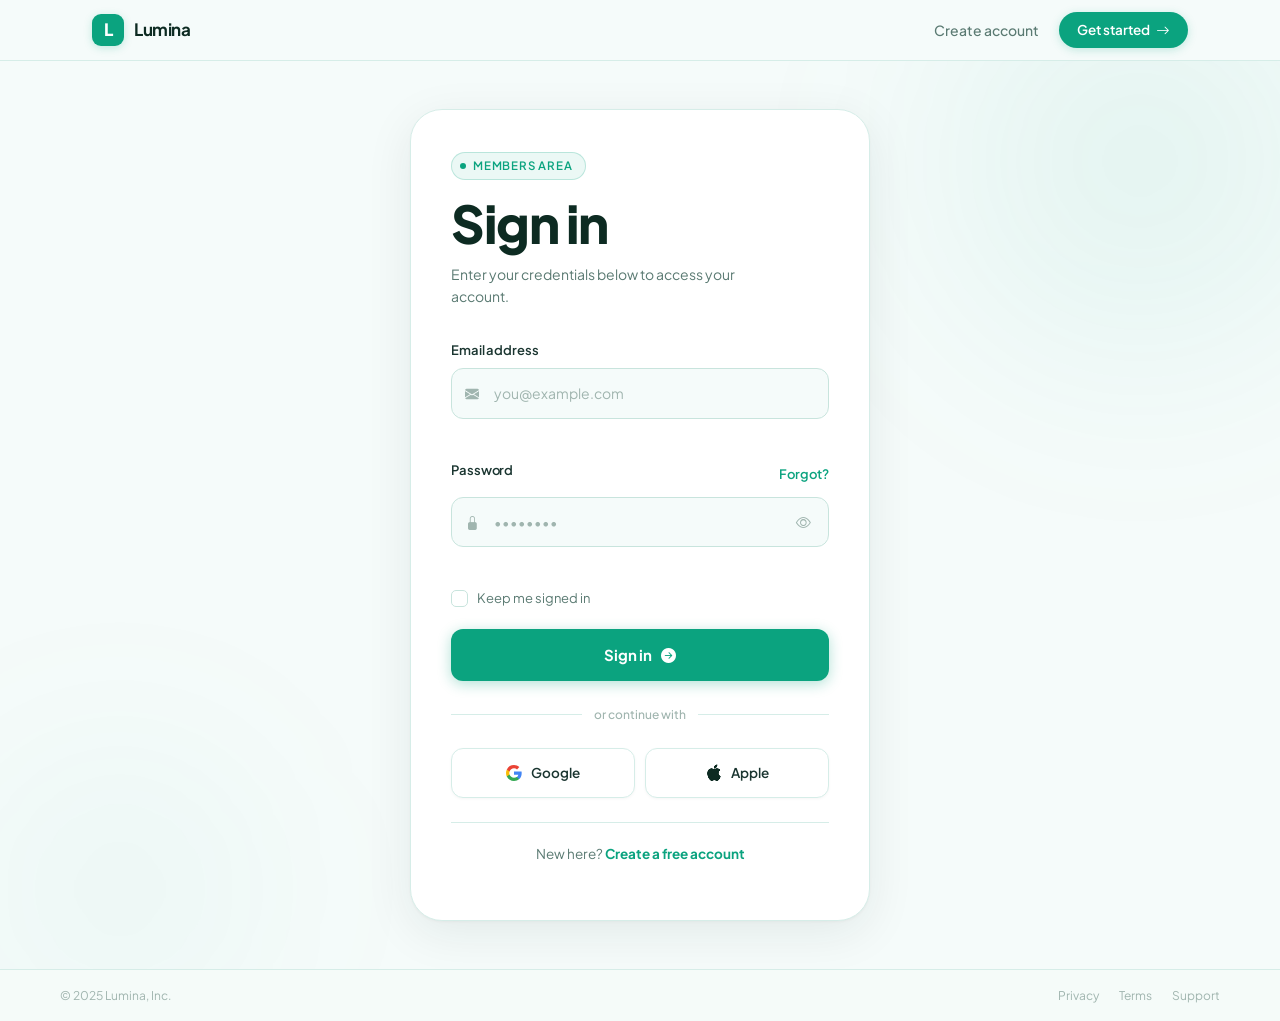
<file: index.html>
<!DOCTYPE html>
<html lang="en">
<head>
  <meta charset="UTF-8" />
  <meta name="viewport" content="width=device-width, initial-scale=1.0" />
  <meta name="description" content="Sign in to Lumina — premium access portal." />
  <meta name="theme-color" content="#0BA37F" />
  <title>Sign In — Lumina</title>
  <link rel="stylesheet" href="https://cdn.jsdelivr.net/npm/bootstrap@5.3.3/dist/css/bootstrap.min.css" />
  <link rel="stylesheet" href="https://cdn.jsdelivr.net/npm/bootstrap-icons@1.11.3/font/bootstrap-icons.min.css" />
  <link rel="preconnect" href="https://fonts.googleapis.com" />
  <link rel="preconnect" href="https://fonts.gstatic.com" crossorigin />
  <link href="https://fonts.googleapis.com/css2?family=Plus+Jakarta+Sans:wght@300;400;500;600;700;800&display=swap" rel="stylesheet" />
  <link rel="stylesheet" href="css/style.css" />
  <link rel="stylesheet" href="css/responsive.css" />
  <link rel="icon" href="data:image/svg+xml,<svg xmlns='http://www.w3.org/2000/svg' viewBox='0 0 100 100'><rect width='100' height='100' rx='20' fill='%230BA37F'/><text y='.87em' font-size='68' x='16' fill='white' font-family='system-ui' font-weight='800'>L</text></svg>" />
</head>
<body>

<div class="loading-overlay" id="loadingOverlay" role="status" aria-label="Loading">
  <div class="loading-spinner">
    <div class="spinner-ring"></div>
    <span class="spinner-text">Signing in…</span>
  </div>
</div>

<div class="toast-container-apple" id="toastContainer" aria-live="polite" aria-atomic="true"></div>
<div class="page-transition" aria-hidden="true"></div>

<!-- NAV -->
<nav class="lm-nav" role="navigation" aria-label="Main navigation">
  <div class="lm-nav__inner">
    <a class="lm-brand" href="index.html" aria-label="Lumina home">
      <span class="lm-brand__mark" aria-hidden="true">L</span>
      <span class="lm-brand__name">Lumina</span>
    </a>
    <div class="lm-nav__right">
      <a href="register.html" class="lm-nav__link">Create account</a>
      <a href="register.html" class="lm-pill-btn">
        Get started <i class="bi bi-arrow-right" aria-hidden="true"></i>
      </a>
    </div>
  </div>
</nav>

<!-- MAIN — centered single card -->
<main class="lm-stage lm-stage--center" role="main">
  <div class="lm-bg-blob lm-bg-blob--a" aria-hidden="true"></div>
  <div class="lm-bg-blob lm-bg-blob--b" aria-hidden="true"></div>

  <div class="lm-card-solo">

    <!-- Header -->
    <div class="lm-card__head">
      <div class="lm-card__tag" aria-hidden="true">
        <span class="lm-dot"></span>
        <span>Members area</span>
      </div>
      <h1 class="lm-card__title">Sign in</h1>
      <p class="lm-card__sub">Enter your credentials below to access your account.</p>
    </div>

    <!-- Error Banner -->
    <div class="form-error-banner" id="formErrorBanner" role="alert">
      <i class="bi bi-exclamation-circle" aria-hidden="true"></i>
      <span class="error-msg">Incorrect email or password. Please try again.</span>
    </div>

    <!-- Form -->
    <form id="loginForm" novalidate autocomplete="on">

      <div class="lm-field fade-in-up delay-1">
        <label for="loginEmail" class="lm-label">Email address</label>
        <div class="lm-input-wrap">
          <i class="bi bi-envelope-fill lm-input__icon" aria-hidden="true"></i>
          <input type="email" id="loginEmail" name="email" class="form-control-apple"
            placeholder="you@example.com" autocomplete="email"
            aria-describedby="emailFeedback" required />
        </div>
        <div class="field-feedback" id="emailFeedback" role="alert"></div>
      </div>

      <div class="lm-field input-has-action fade-in-up delay-2">
        <div class="lm-label-row">
          <label for="loginPassword" class="lm-label">Password</label>
          <a href="#" class="forgot-link" id="forgotPasswordBtn"
             data-bs-toggle="modal" data-bs-target="#forgotModal">Forgot?</a>
        </div>
        <div class="lm-input-wrap">
          <i class="bi bi-lock-fill lm-input__icon" aria-hidden="true"></i>
          <input type="password" id="loginPassword" name="password" class="form-control-apple"
            placeholder="••••••••" autocomplete="current-password"
            aria-describedby="pwFeedback" required />
          <button type="button" class="input-action"
            data-toggle="password" data-target="loginPassword" aria-label="Show password">
            <i class="bi bi-eye"></i>
          </button>
        </div>
        <div class="field-feedback" id="pwFeedback" role="alert"></div>
      </div>

      <div class="lm-remember fade-in-up delay-3">
        <label class="check-field" for="rememberMe">
          <input type="checkbox" id="rememberMe" class="form-check-apple" name="remember" />
          <span class="check-label">Keep me signed in</span>
        </label>
      </div>

      <div class="fade-in-up delay-4">
        <button type="submit" class="btn-apple" id="loginBtn" aria-label="Sign in">
          <span>Sign in</span>
          <i class="bi bi-arrow-right-circle-fill" aria-hidden="true"></i>
        </button>
      </div>

      <div class="auth-divider fade-in-up delay-5">
        <span>or continue with</span>
      </div>

      <div class="lm-social fade-in-up delay-5">
        <button type="button" class="btn-social" aria-label="Sign in with Google">
          <svg width="16" height="16" viewBox="0 0 18 18" aria-hidden="true" focusable="false">
            <path d="M17.64 9.2c0-.637-.057-1.251-.164-1.84H9v3.481h4.844a4.14 4.14 0 0 1-1.796 2.716v2.259h2.908c1.702-1.567 2.684-3.875 2.684-6.615z" fill="#4285F4"/>
            <path d="M9 18c2.43 0 4.467-.806 5.956-2.18l-2.908-2.259c-.806.54-1.837.86-3.048.86-2.344 0-4.328-1.584-5.036-3.711H.957v2.332A8.997 8.997 0 0 0 9 18z" fill="#34A853"/>
            <path d="M3.964 10.71A5.41 5.41 0 0 1 3.682 9c0-.593.102-1.17.282-1.71V4.958H.957A8.996 8.996 0 0 0 0 9c0 1.452.348 2.827.957 4.042l3.007-2.332z" fill="#FBBC05"/>
            <path d="M9 3.58c1.321 0 2.508.454 3.44 1.345l2.582-2.58C13.463.891 11.426 0 9 0A8.997 8.997 0 0 0 .957 4.958L3.964 7.29C4.672 5.163 6.656 3.58 9 3.58z" fill="#EA4335"/>
          </svg>
          Google
        </button>
        <button type="button" class="btn-social" aria-label="Sign in with Apple">
          <i class="bi bi-apple" aria-hidden="true"></i>
          Apple
        </button>
      </div>

    </form>

    <p class="lm-card__foot fade-in-up delay-5">
      New here? <a href="register.html">Create a free account</a>
    </p>

  </div>
</main>

<!-- FOOTER -->
<footer class="lm-footer">
  <div class="lm-footer__inner">
    <p class="lm-footer__copy">&copy; 2025 Lumina, Inc.</p>
    <nav class="lm-footer__links" aria-label="Footer links">
      <a href="#">Privacy</a>
      <a href="#">Terms</a>
      <a href="#">Support</a>
    </nav>
  </div>
</footer>

<!-- FORGOT MODAL -->
<div class="modal fade" id="forgotModal" tabindex="-1"
     aria-labelledby="forgotModalLabel" aria-modal="true" role="dialog">
  <div class="modal-dialog modal-dialog-centered modal-apple">
    <div class="modal-content modal-apple">
      <div class="modal-header">
        <h2 class="modal-title" id="forgotModalLabel">
          <i class="bi bi-key me-2" aria-hidden="true" style="color:var(--primary);"></i>
          Reset password
        </h2>
        <button type="button" class="btn-close" data-bs-dismiss="modal" aria-label="Close"></button>
      </div>
      <div class="modal-body">
        <p style="font-size:13.5px;color:var(--text-sec);margin-bottom:16px;line-height:1.6;">
          Enter your email and we'll send a reset link within a few minutes.
        </p>
        <div class="lm-field">
          <label for="fpEmail" class="lm-label">Email address</label>
          <div class="lm-input-wrap">
            <i class="bi bi-envelope-fill lm-input__icon" aria-hidden="true"></i>
            <input type="email" id="fpEmail" class="form-control-apple"
              placeholder="you@example.com" autocomplete="email" aria-describedby="fpFeedback" />
          </div>
          <div class="field-feedback" id="fpFeedback" role="alert"></div>
        </div>
      </div>
      <div class="modal-footer">
        <button type="button" class="btn-apple-ghost" style="width:auto;padding:10px 20px;" data-bs-dismiss="modal">Cancel</button>
        <button type="button" class="btn-apple" style="width:auto;padding:10px 24px;" id="sendResetBtn">
          <span>Send link</span>
          <i class="bi bi-send" aria-hidden="true"></i>
        </button>
      </div>
    </div>
  </div>
</div>

<script src="https://cdn.jsdelivr.net/npm/bootstrap@5.3.3/dist/js/bootstrap.bundle.min.js"></script>
<script src="js/validation.js?v=3"></script>
<script src="js/login.js?v=3"></script>
</body>
</html>
</file>
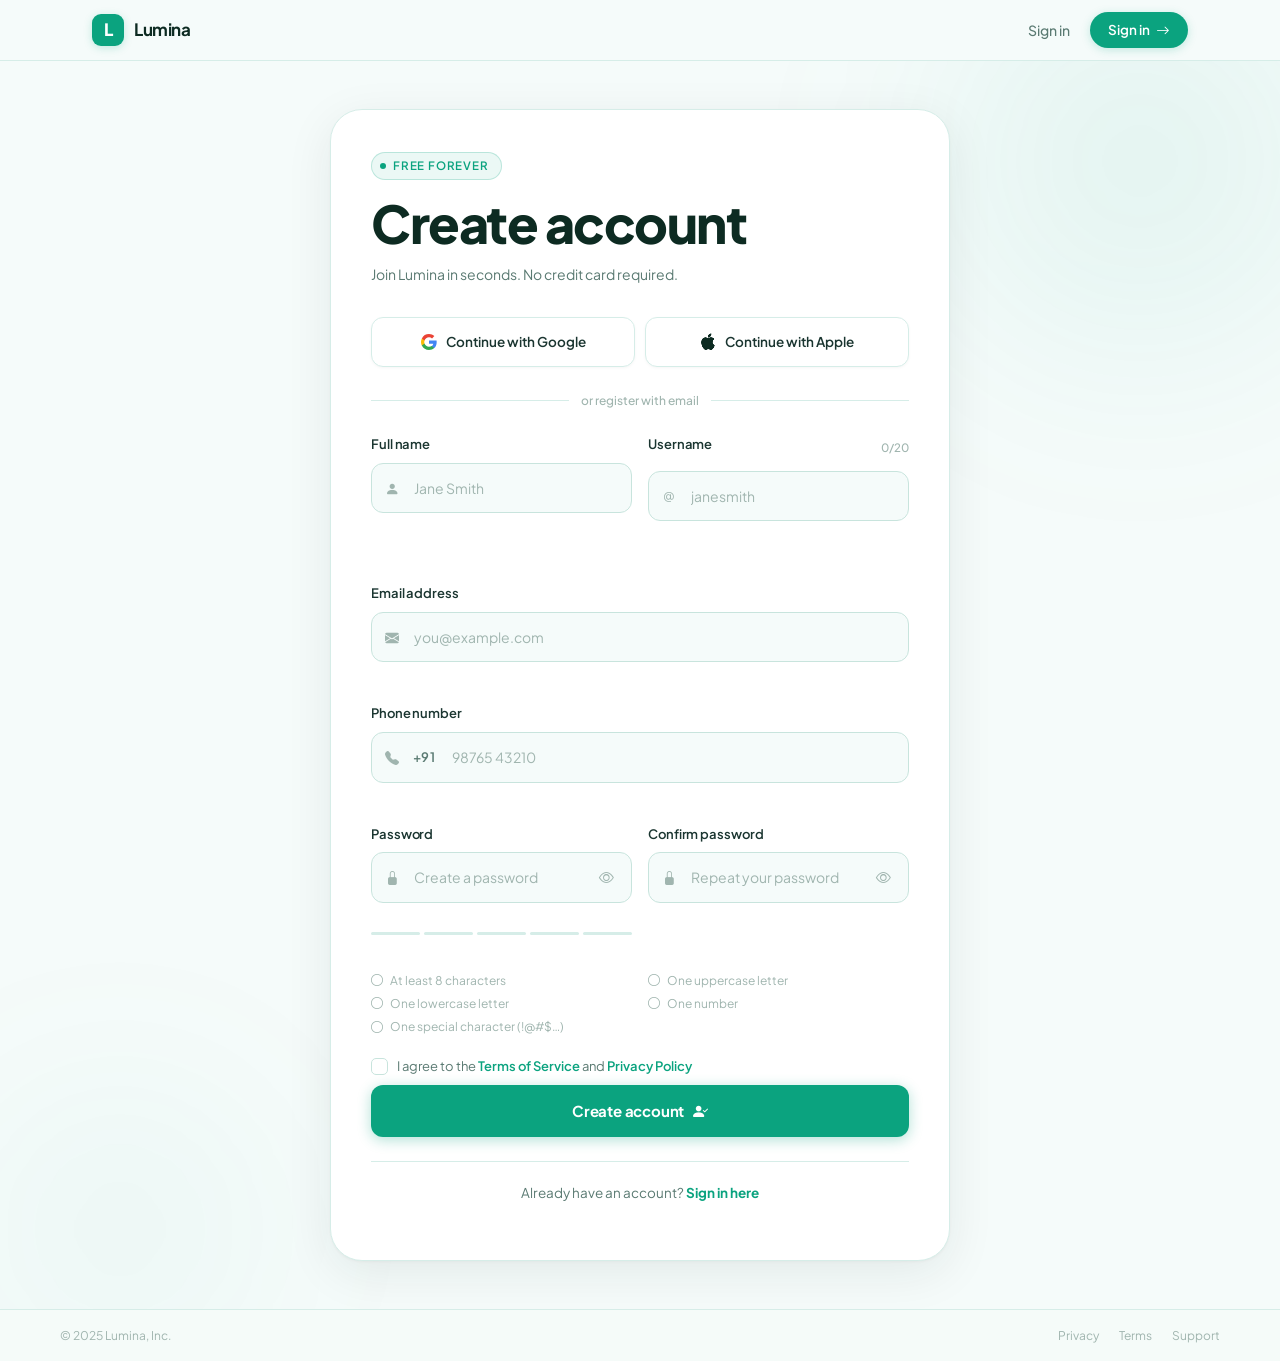
<file: register.html>
<!DOCTYPE html>
<html lang="en">
<head>
  <meta charset="UTF-8" />
  <meta name="viewport" content="width=device-width, initial-scale=1.0" />
  <meta name="description" content="Create your free Lumina account." />
  <meta name="theme-color" content="#0BA37F" />
  <title>Create Account — Lumina</title>
  <link rel="stylesheet" href="https://cdn.jsdelivr.net/npm/bootstrap@5.3.3/dist/css/bootstrap.min.css" />
  <link rel="stylesheet" href="https://cdn.jsdelivr.net/npm/bootstrap-icons@1.11.3/font/bootstrap-icons.min.css" />
  <link rel="preconnect" href="https://fonts.googleapis.com" />
  <link rel="preconnect" href="https://fonts.gstatic.com" crossorigin />
  <link href="https://fonts.googleapis.com/css2?family=Plus+Jakarta+Sans:wght@300;400;500;600;700;800&display=swap" rel="stylesheet" />
  <link rel="stylesheet" href="css/style.css" />
  <link rel="stylesheet" href="css/responsive.css" />
  <link rel="icon" href="data:image/svg+xml,<svg xmlns='http://www.w3.org/2000/svg' viewBox='0 0 100 100'><rect width='100' height='100' rx='20' fill='%230BA37F'/><text y='.87em' font-size='68' x='16' fill='white' font-family='system-ui' font-weight='800'>L</text></svg>" />
</head>
<body>

<div class="loading-overlay" id="loadingOverlay" role="status" aria-label="Creating your account">
  <div class="loading-spinner">
    <div class="spinner-ring"></div>
    <span class="spinner-text">Creating your account…</span>
  </div>
</div>

<div class="toast-container-apple" id="toastContainer" aria-live="polite" aria-atomic="true"></div>
<div class="page-transition" aria-hidden="true"></div>

<!-- NAV -->
<nav class="lm-nav" role="navigation" aria-label="Main navigation">
  <div class="lm-nav__inner">
    <a class="lm-brand" href="index.html" aria-label="Lumina home">
      <span class="lm-brand__mark" aria-hidden="true">L</span>
      <span class="lm-brand__name">Lumina</span>
    </a>
    <div class="lm-nav__right">
      <a href="index.html" class="lm-nav__link">Sign in</a>
      <a href="index.html" class="lm-pill-btn">
        Sign in <i class="bi bi-arrow-right" aria-hidden="true"></i>
      </a>
    </div>
  </div>
</nav>

<!-- MAIN -->
<main class="lm-stage lm-stage--center" role="main">
  <div class="lm-bg-blob lm-bg-blob--a" aria-hidden="true"></div>
  <div class="lm-bg-blob lm-bg-blob--b" aria-hidden="true"></div>

  <div class="lm-card-solo lm-card-solo--wide">

    <!-- Header -->
    <div class="lm-card__head">
      <div class="lm-card__tag" aria-hidden="true">
        <span class="lm-dot"></span>
        <span>Free forever</span>
      </div>
      <h1 class="lm-card__title">Create account</h1>
      <p class="lm-card__sub">Join Lumina in seconds. No credit card required.</p>
    </div>

    <!-- Error Banner -->
    <div class="form-error-banner" id="formErrorBanner" role="alert">
      <i class="bi bi-exclamation-circle" aria-hidden="true"></i>
      <span class="error-msg">Please review the form and try again.</span>
    </div>

    <!-- Social sign up — top for priority -->
    <div class="lm-social lm-social--reg fade-in-up delay-1">
      <button type="button" class="btn-social" aria-label="Sign up with Google">
        <svg width="16" height="16" viewBox="0 0 18 18" aria-hidden="true" focusable="false">
          <path d="M17.64 9.2c0-.637-.057-1.251-.164-1.84H9v3.481h4.844a4.14 4.14 0 0 1-1.796 2.716v2.259h2.908c1.702-1.567 2.684-3.875 2.684-6.615z" fill="#4285F4"/>
          <path d="M9 18c2.43 0 4.467-.806 5.956-2.18l-2.908-2.259c-.806.54-1.837.86-3.048.86-2.344 0-4.328-1.584-5.036-3.711H.957v2.332A8.997 8.997 0 0 0 9 18z" fill="#34A853"/>
          <path d="M3.964 10.71A5.41 5.41 0 0 1 3.682 9c0-.593.102-1.17.282-1.71V4.958H.957A8.996 8.996 0 0 0 0 9c0 1.452.348 2.827.957 4.042l3.007-2.332z" fill="#FBBC05"/>
          <path d="M9 3.58c1.321 0 2.508.454 3.44 1.345l2.582-2.58C13.463.891 11.426 0 9 0A8.997 8.997 0 0 0 .957 4.958L3.964 7.29C4.672 5.163 6.656 3.58 9 3.58z" fill="#EA4335"/>
        </svg>
        Continue with Google
      </button>
      <button type="button" class="btn-social" aria-label="Sign up with Apple">
        <i class="bi bi-apple" aria-hidden="true"></i>
        Continue with Apple
      </button>
    </div>

    <div class="auth-divider fade-in-up delay-2">
      <span>or register with email</span>
    </div>

    <!-- Registration Form -->
    <form id="registerForm" novalidate autocomplete="on">

      <!-- Row 1: Full Name + Username -->
      <div class="lm-form-row fade-in-up delay-2">

        <div class="lm-field">
          <label for="regFullName" class="lm-label">Full name</label>
          <div class="lm-input-wrap">
            <i class="bi bi-person-fill lm-input__icon" aria-hidden="true"></i>
            <input type="text" id="regFullName" name="fullName" class="form-control-apple"
              placeholder="Jane Smith" autocomplete="name"
              aria-describedby="nameFeedback" required />
          </div>
          <div class="field-feedback" id="nameFeedback" role="alert"></div>
        </div>

        <div class="lm-field">
          <div class="lm-label-row">
            <label for="regUsername" class="lm-label">Username</label>
            <span id="usernameCounter" class="lm-counter">0/20</span>
          </div>
          <div class="lm-input-wrap">
            <i class="bi bi-at lm-input__icon" aria-hidden="true"></i>
            <input type="text" id="regUsername" name="username" class="form-control-apple"
              placeholder="janesmith" autocomplete="username"
              aria-describedby="usernameFeedback usernameStatus"
              maxlength="20" required />
          </div>
          <div class="username-status" id="usernameStatus" role="status"></div>
          <div class="field-feedback" id="usernameFeedback" role="alert"></div>
        </div>

      </div>

      <!-- Email -->
      <div class="lm-field fade-in-up delay-3">
        <label for="regEmail" class="lm-label">Email address</label>
        <div class="lm-input-wrap">
          <i class="bi bi-envelope-fill lm-input__icon" aria-hidden="true"></i>
          <input type="email" id="regEmail" name="email" class="form-control-apple"
            placeholder="you@example.com" autocomplete="email"
            aria-describedby="emailFeedback" required />
        </div>
        <div class="field-feedback" id="emailFeedback" role="alert"></div>
      </div>

      <!-- Phone -->
      <div class="lm-field fade-in-up delay-3">
        <label for="regPhone" class="lm-label">Phone number</label>
        <div class="lm-input-wrap lm-input-wrap--phone">
          <i class="bi bi-telephone-fill lm-input__icon" aria-hidden="true"></i>
          <span class="lm-phone-prefix" aria-hidden="true">+91</span>
          <input type="tel" id="regPhone" name="phone"
            class="form-control-apple lm-phone-input"
            placeholder="98765 43210" autocomplete="tel"
            aria-describedby="phoneFeedback" required />
        </div>
        <div class="field-feedback" id="phoneFeedback" role="alert"></div>
      </div>

      <!-- Row 2: Password + Confirm -->
      <div class="lm-form-row fade-in-up delay-4">

        <div class="lm-field input-has-action">
          <label for="regPassword" class="lm-label">Password</label>
          <div class="lm-input-wrap">
            <i class="bi bi-lock-fill lm-input__icon" aria-hidden="true"></i>
            <input type="password" id="regPassword" name="password" class="form-control-apple"
              placeholder="Create a password" autocomplete="new-password"
              aria-describedby="pwFeedback pwRules" required />
            <button type="button" class="input-action"
              data-toggle="password" data-target="regPassword" aria-label="Show password">
              <i class="bi bi-eye"></i>
            </button>
          </div>
          <div class="field-feedback" id="pwFeedback" role="alert"></div>
          <!-- Strength meter -->
          <div class="password-strength" aria-label="Password strength">
            <div class="strength-bars" aria-hidden="true">
              <div class="strength-bar"></div>
              <div class="strength-bar"></div>
              <div class="strength-bar"></div>
              <div class="strength-bar"></div>
              <div class="strength-bar"></div>
            </div>
            <span class="strength-label" id="strengthLabel"></span>
          </div>
        </div>

        <div class="lm-field input-has-action">
          <label for="regConfirmPassword" class="lm-label">Confirm password</label>
          <div class="lm-input-wrap">
            <i class="bi bi-lock-fill lm-input__icon" aria-hidden="true"></i>
            <input type="password" id="regConfirmPassword" name="confirmPassword"
              class="form-control-apple" placeholder="Repeat your password"
              autocomplete="new-password" aria-describedby="confirmFeedback" required />
            <button type="button" class="input-action"
              data-toggle="password" data-target="regConfirmPassword" aria-label="Show confirm password">
              <i class="bi bi-eye"></i>
            </button>
          </div>
          <div class="field-feedback" id="confirmFeedback" role="alert"></div>
        </div>

      </div>

      <!-- Password rules -->
      <div class="pw-rules lm-pw-rules fade-in-up delay-4" id="pwRules" aria-label="Password requirements">
        <div class="pw-rule" id="rule-length">
          <i class="bi bi-circle" aria-hidden="true"></i>
          <span>At least 8 characters</span>
        </div>
        <div class="pw-rule" id="rule-upper">
          <i class="bi bi-circle" aria-hidden="true"></i>
          <span>One uppercase letter</span>
        </div>
        <div class="pw-rule" id="rule-lower">
          <i class="bi bi-circle" aria-hidden="true"></i>
          <span>One lowercase letter</span>
        </div>
        <div class="pw-rule" id="rule-digit">
          <i class="bi bi-circle" aria-hidden="true"></i>
          <span>One number</span>
        </div>
        <div class="pw-rule" id="rule-special">
          <i class="bi bi-circle" aria-hidden="true"></i>
          <span>One special character (!@#$…)</span>
        </div>
      </div>

      <!-- Terms -->
      <div class="terms-row fade-in-up delay-5">
        <label class="check-field" for="regTerms">
          <input type="checkbox" id="regTerms" class="form-check-apple" name="terms" aria-required="true" />
          <span class="check-label">
            I agree to the
            <a href="#termsModal" data-bs-toggle="modal" data-bs-target="#termsModal">Terms of Service</a>
            and <a href="#">Privacy Policy</a>
          </span>
        </label>
      </div>

      <!-- Submit -->
      <div class="fade-in-up delay-5">
        <button type="submit" class="btn-apple" id="registerBtn" aria-label="Create your account">
          <span>Create account</span>
          <i class="bi bi-person-check-fill" aria-hidden="true"></i>
        </button>
      </div>

    </form>

    <p class="lm-card__foot fade-in-up delay-5">
      Already have an account? <a href="index.html">Sign in here</a>
    </p>

  </div>
</main>

<!-- FOOTER -->
<footer class="lm-footer">
  <div class="lm-footer__inner">
    <p class="lm-footer__copy">&copy; 2025 Lumina, Inc.</p>
    <nav class="lm-footer__links" aria-label="Footer links">
      <a href="#">Privacy</a>
      <a href="#">Terms</a>
      <a href="#">Support</a>
    </nav>
  </div>
</footer>

<!-- TERMS MODAL -->
<div class="modal fade" id="termsModal" tabindex="-1"
     aria-labelledby="termsModalLabel" aria-modal="true" role="dialog">
  <div class="modal-dialog modal-dialog-centered modal-dialog-scrollable modal-apple">
    <div class="modal-content modal-apple">
      <div class="modal-header">
        <h2 class="modal-title" id="termsModalLabel">
          <i class="bi bi-file-text me-2" aria-hidden="true" style="color:var(--primary);"></i>
          Terms of Service
        </h2>
        <button type="button" class="btn-close" data-bs-dismiss="modal" aria-label="Close"></button>
      </div>
      <div class="modal-body lm-terms-body">
        <h3>1. Acceptance of Terms</h3>
        <p>By creating an account with Lumina, you agree to be bound by these Terms of Service. If you do not agree, please do not use our services.</p>
        <h3>2. User Accounts</h3>
        <p>You are responsible for maintaining the confidentiality of your account credentials and for all activities that occur under your account.</p>
        <h3>3. Privacy</h3>
        <p>Your privacy matters. Our Privacy Policy describes how we collect, use, and protect your personal information.</p>
        <h3>4. Acceptable Use</h3>
        <p>You agree not to misuse our services, violate any laws, or infringe on the rights of others.</p>
        <h3>5. Changes to Terms</h3>
        <p>We may update these terms from time to time. Continued use constitutes acceptance of the updated terms.</p>
      </div>
      <div class="modal-footer">
        <button type="button" class="btn-apple-ghost" style="width:auto;padding:10px 20px;" data-bs-dismiss="modal">Close</button>
        <button type="button" class="btn-apple" style="width:auto;padding:10px 24px;" data-bs-dismiss="modal"
          onclick="document.getElementById('regTerms').checked=true; document.getElementById('regTerms').dispatchEvent(new Event('change'))">
          <i class="bi bi-check-lg" aria-hidden="true"></i>
          <span>I agree</span>
        </button>
      </div>
    </div>
  </div>
</div>

<script src="https://cdn.jsdelivr.net/npm/bootstrap@5.3.3/dist/js/bootstrap.bundle.min.js"></script>
<script src="js/validation.js?v=3"></script>
<script src="js/register.js?v=3"></script>
</body>
</html>
</file>
<file: css/style.css>
﻿/* ============================================================
   LUMINA — STYLE.CSS  v3 Light Theme
   Palette: mint-white · electric emerald · deep forest · sage
   Font:    Plus Jakarta Sans (single family, multiple weights)
   Signature: Large left-aligned h1 in deep forest on white card
              + side feature panel layout (asymmetric two-column)
   ============================================================ */

@import url('https://fonts.googleapis.com/css2?family=Plus+Jakarta+Sans:wght@300;400;500;600;700;800&display=swap');

/* ── Tokens ─────────────────────────────────────────────── */
:root {
  /* Core palette */
  --bg:           #F5FBFA;
  --card:         #FFFFFF;
  --primary:      #0BA37F;
  --primary-dark: #088F6E;
  --primary-glow: rgba(11, 163, 127, 0.14);
  --primary-rim:  rgba(11, 163, 127, 0.22);
  --forest:       #0D2B22;
  --text:         #1A3530;
  --text-sec:     #5A7A72;
  --text-mute:    #A0B5AF;
  --border:       #D6EDE8;
  --border-input: #C8E4DD;
  --input-bg:     #F5FBFA;
  --ok:           #22C55E;
  --err:          #EF4444;
  --warn:         #F59E0B;
  --panel-bg:     #F0FAF6;

  /* Radius */
  --r-sm:  6px;
  --r-md:  12px;
  --r-lg:  18px;
  --r-xl:  24px;
  --r-2xl: 32px;
  --r-full:9999px;

  /* Motion */
  --ease:   cubic-bezier(0.4, 0, 0.2, 1);
  --spring: cubic-bezier(0.34, 1.56, 0.64, 1);
  --fast:   0.14s;
  --base:   0.24s;
  --slow:   0.4s;

  /* Type */
  --font: 'Plus Jakarta Sans', system-ui, -apple-system, sans-serif;

  /* Space */
  --s1:4px; --s2:8px; --s3:12px; --s4:16px; --s5:20px;
  --s6:24px; --s8:32px; --s10:40px; --s12:48px; --s16:64px;
}

/* ── Reset ──────────────────────────────────────────────── */
*,*::before,*::after { box-sizing:border-box; margin:0; padding:0; }

html {
  font-size: 16px;
  -webkit-font-smoothing: antialiased;
  -moz-osx-font-smoothing: grayscale;
  text-rendering: optimizeLegibility;
}

body {
  font-family: var(--font);
  background: var(--bg);
  color: var(--text);
  min-height: 100vh;
  overflow-x: hidden;
  line-height: 1.6;
}

::-webkit-scrollbar { width:5px; }
::-webkit-scrollbar-track { background:transparent; }
::-webkit-scrollbar-thumb { background:var(--border); border-radius:var(--r-full); }

::selection { background:var(--primary-glow); color:var(--primary); }

*:focus-visible {
  outline: 2px solid var(--primary);
  outline-offset: 3px;
  border-radius: var(--r-sm);
}

h1,h2,h3,h4,h5,h6 { font-family:var(--font); }

/* ============================================================
   NAVBAR
   ============================================================ */
.lm-nav {
  background: rgba(245,251,250,0.9);
  backdrop-filter: saturate(180%) blur(16px);
  -webkit-backdrop-filter: saturate(180%) blur(16px);
  border-bottom: 1px solid var(--border);
  position: sticky;
  top: 0;
  z-index: 1000;
}

.lm-nav__inner {
  max-width: 1160px;
  margin: 0 auto;
  padding: 0 var(--s8);
  height: 60px;
  display: flex;
  align-items: center;
  justify-content: space-between;
}

/* Brand */
.lm-brand {
  display: flex;
  align-items: center;
  gap: 10px;
  text-decoration: none;
  color: var(--text);
  transition: opacity var(--fast) var(--ease);
}

.lm-brand:hover { opacity: 0.7; color: var(--text); }

.lm-brand__mark {
  width: 32px;
  height: 32px;
  background: var(--primary);
  border-radius: 9px;
  display: flex;
  align-items: center;
  justify-content: center;
  font-size: 17px;
  font-weight: 800;
  color: white;
  letter-spacing: -0.5px;
  box-shadow: 0 2px 8px var(--primary-rim);
}

.lm-brand__name {
  font-size: 17px;
  font-weight: 700;
  letter-spacing: -0.5px;
  color: var(--forest);
}

.lm-nav__right {
  display: flex;
  align-items: center;
  gap: 6px;
}

.lm-nav__link {
  font-size: 14px;
  font-weight: 500;
  color: var(--text-sec);
  text-decoration: none;
  padding: 7px 14px;
  border-radius: var(--r-full);
  transition: all var(--fast) var(--ease);
}

.lm-nav__link:hover {
  color: var(--text);
  background: var(--border);
}

.lm-pill-btn {
  display: inline-flex;
  align-items: center;
  gap: 6px;
  font-size: 13.5px;
  font-weight: 600;
  color: white;
  background: var(--primary);
  text-decoration: none;
  padding: 7px 18px;
  border-radius: var(--r-full);
  transition: all var(--base) var(--ease);
  box-shadow: 0 2px 10px var(--primary-rim);
  white-space: nowrap;
}

.lm-pill-btn:hover {
  color: white;
  background: var(--primary-dark);
  transform: translateY(-1px);
  box-shadow: 0 4px 18px rgba(11,163,127,0.3);
}

/* ============================================================
   MAIN STAGE
   ============================================================ */
.lm-stage {
  min-height: calc(100vh - 60px - 54px);
  display: flex;
  align-items: center;
  justify-content: center;
  padding: var(--s12) var(--s6);
  position: relative;
  overflow: hidden;
}

/* Background blobs */
.lm-bg-blob {
  position: absolute;
  border-radius: 50%;
  pointer-events: none;
  filter: blur(90px);
  animation: blobDrift 14s ease-in-out infinite;
}

.lm-bg-blob--a {
  width: 560px; height: 560px;
  background: radial-gradient(circle, rgba(11,163,127,0.1) 0%, transparent 70%);
  top: -180px; right: -140px;
  animation-delay: 0s;
}

.lm-bg-blob--b {
  width: 400px; height: 400px;
  background: radial-gradient(circle, rgba(11,163,127,0.06) 0%, transparent 70%);
  bottom: -120px; left: -80px;
  animation-delay: 7s;
}

@keyframes blobDrift {
  0%,100% { opacity:0.8; transform:scale(1) rotate(0deg); }
  50%      { opacity:1.1; transform:scale(1.05) rotate(3deg); }
}

/* ── Two-column wrap ────────────────────────────────────── */
.lm-wrap {
  position: relative;
  z-index: 2;
  width: 100%;
  max-width: 900px;
  display: grid;
  grid-template-columns: 1fr 340px;
  gap: var(--s8);
  align-items: start;
}

/* ============================================================
   AUTH CARD
   ============================================================ */
.lm-card {
  background: var(--card);
  border: 1px solid var(--border);
  border-radius: var(--r-2xl);
  box-shadow:
    0 1px 3px rgba(0,0,0,0.04),
    0 12px 48px rgba(13,43,34,0.08);
  padding: var(--s10);
  animation: cardSlide 0.55s var(--spring) both;
  width: 100%;
}

@keyframes cardSlide {
  from { opacity:0; transform:translateY(28px) scale(0.97); }
  to   { opacity:1; transform:translateY(0) scale(1); }
}

/* ── Card Head — SIGNATURE: left-aligned headline ───────── */
.lm-card__head {
  margin-bottom: var(--s8);
}

/* Eyebrow tag */
.lm-card__tag {
  display: inline-flex;
  align-items: center;
  gap: 7px;
  background: rgba(11,163,127,0.08);
  border: 1px solid var(--primary-rim);
  border-radius: var(--r-full);
  padding: 4px 12px 4px 8px;
  font-size: 11.5px;
  font-weight: 600;
  color: var(--primary);
  text-transform: uppercase;
  letter-spacing: 0.8px;
  margin-bottom: var(--s4);
}

.lm-dot {
  width: 6px; height: 6px;
  background: var(--primary);
  border-radius: 50%;
  animation: dotPulse 2s ease-in-out infinite;
}

@keyframes dotPulse {
  0%,100% { opacity:1; transform:scale(1); }
  50%      { opacity:0.5; transform:scale(0.75); }
}

/* THE SIGNATURE: large left-aligned heading */
.lm-card__title {
  font-size: clamp(36px, 5vw, 52px);
  font-weight: 800;
  color: var(--forest);
  letter-spacing: -1.5px;
  line-height: 1.05;
  margin-bottom: var(--s3);
}

.lm-card__sub {
  font-size: 14px;
  color: var(--text-sec);
  font-weight: 400;
  line-height: 1.6;
  max-width: 320px;
}

/* ── Error banner ───────────────────────────────────────── */
.form-error-banner {
  display: none;
  background: rgba(239,68,68,0.07);
  border: 1px solid rgba(239,68,68,0.2);
  border-radius: var(--r-md);
  padding: 11px 14px;
  margin-bottom: var(--s5);
  font-size: 13px;
  color: var(--err);
  gap: 8px;
  align-items: center;
}

.form-error-banner.show {
  display: flex;
  animation: fadeUp 0.3s var(--ease) both;
}

/* ── Field ──────────────────────────────────────────────── */
.lm-field { margin-bottom: var(--s5); }

.lm-label {
  display: block;
  font-size: 13px;
  font-weight: 600;
  color: var(--text);
  margin-bottom: var(--s2);
  letter-spacing: -0.1px;
}

/* Label row with forgot link */
.lm-label-row {
  display: flex;
  align-items: center;
  justify-content: space-between;
  margin-bottom: var(--s2);
}

.lm-input-wrap { position: relative; }

/* Input icon */
.lm-input__icon {
  position: absolute;
  left: 14px;
  top: 50%;
  transform: translateY(-50%);
  font-size: 14px;
  color: var(--text-mute);
  pointer-events: none;
  transition: color var(--fast) var(--ease);
  z-index: 2;
}

.lm-input-wrap:focus-within .lm-input__icon { color: var(--primary); }

/* ── Input ──────────────────────────────────────────────── */
.form-control-apple {
  width: 100%;
  padding: 13px 16px 13px 42px;
  font-family: var(--font);
  font-size: 14px;
  font-weight: 500;
  color: var(--text);
  background: var(--input-bg);
  border: 1.5px solid var(--border-input);
  border-radius: var(--r-md);
  outline: none;
  transition:
    border-color var(--fast) var(--ease),
    box-shadow var(--fast) var(--ease),
    background var(--fast) var(--ease);
  appearance: none;
  -webkit-appearance: none;
}

.form-control-apple:hover {
  border-color: #A8D4CB;
  background: #FAFFFE;
}

.form-control-apple:focus {
  border-color: var(--primary);
  background: #FAFFFD;
  box-shadow: 0 0 0 3.5px var(--primary-glow);
}

.form-control-apple.is-valid {
  border-color: var(--ok);
  box-shadow: 0 0 0 3.5px rgba(34,197,94,0.12);
}

.form-control-apple.is-invalid {
  border-color: var(--err);
  box-shadow: 0 0 0 3.5px rgba(239,68,68,0.12);
}

.form-control-apple::placeholder {
  color: var(--text-mute);
  font-weight: 400;
}

/* Password toggle */
.input-action {
  position: absolute;
  right: 12px; top: 50%;
  transform: translateY(-50%);
  background: none;
  border: none;
  color: var(--text-mute);
  font-size: 15px;
  cursor: pointer;
  padding: 4px 6px;
  border-radius: var(--r-sm);
  transition: all var(--fast) var(--ease);
  display: flex; align-items: center;
  z-index: 2;
}

.input-action:hover { color: var(--text-sec); background: rgba(11,163,127,0.08); }
.input-has-action .form-control-apple { padding-right: 44px; }

/* Field feedback */
.field-feedback {
  display: flex; align-items: center; gap: 5px;
  font-size: 12px; margin-top: 5px;
  min-height: 16px; opacity: 0;
  transform: translateY(-4px);
  transition: all var(--fast) var(--ease);
}

.field-feedback.show { opacity:1; transform:translateY(0); }
.field-feedback.success { color:var(--ok); }
.field-feedback.error   { color:var(--err); }

/* ── Forgot link ────────────────────────────────────────── */
.forgot-link {
  font-size: 13px;
  color: var(--primary);
  font-weight: 600;
  text-decoration: none;
  transition: opacity var(--fast) var(--ease);
}

.forgot-link:hover { opacity:0.72; }

/* ── Remember me ────────────────────────────────────────── */
.lm-remember { margin-bottom: var(--s5); }

/* Checkbox */
.check-field { display:flex; align-items:center; gap:9px; cursor:pointer; }

.form-check-apple {
  width:17px; height:17px;
  border: 1.5px solid var(--border-input);
  border-radius: 5px;
  background: white;
  cursor: pointer;
  transition: all var(--fast) var(--ease);
  appearance: none; -webkit-appearance: none;
  flex-shrink: 0;
  position: relative;
}

.form-check-apple:hover { border-color:var(--primary); }

.form-check-apple:checked {
  background: var(--primary);
  border-color: var(--primary);
}

.form-check-apple:checked::after {
  content: '';
  position: absolute; inset: 2px;
  background: url("data:image/svg+xml,%3Csvg xmlns='http://www.w3.org/2000/svg' viewBox='0 0 12 10'%3E%3Cpath d='M1 5l3.5 4L11 1' stroke='white' stroke-width='2' fill='none' stroke-linecap='round' stroke-linejoin='round'/%3E%3C/svg%3E") center/contain no-repeat;
}

.form-check-apple:focus { outline:none; box-shadow:0 0 0 3px var(--primary-glow); }

.check-label { font-size:13px; color:var(--text-sec); user-select:none; }

/* ── Primary CTA ────────────────────────────────────────── */
.btn-apple {
  width: 100%;
  padding: 14px 24px;
  font-family: var(--font);
  font-size: 15px;
  font-weight: 700;
  letter-spacing: -0.2px;
  color: white;
  background: var(--primary);
  border: none;
  border-radius: var(--r-md);
  cursor: pointer;
  position: relative;
  overflow: hidden;
  transition: all var(--base) var(--ease);
  box-shadow: 0 3px 14px rgba(11,163,127,0.32);
  display: flex; align-items: center; justify-content: center;
  gap: 9px;
  margin-top: var(--s2);
}

.btn-apple:hover {
  background: var(--primary-dark);
  transform: translateY(-1px);
  box-shadow: 0 6px 24px rgba(11,163,127,0.42);
  color: white;
}

.btn-apple:active {
  transform: translateY(0) scale(0.99);
  box-shadow: 0 2px 8px rgba(11,163,127,0.25);
}

.btn-apple:disabled { opacity:0.5; cursor:not-allowed; transform:none; }

/* Ripple */
.btn-apple .ripple {
  position: absolute; border-radius: 50%;
  background: rgba(255,255,255,0.28);
  transform: scale(0);
  animation: rippleOut 0.55s linear;
  pointer-events: none;
}

@keyframes rippleOut { to { transform:scale(4); opacity:0; } }

/* Loading */
.btn-apple .btn-spinner {
  width:16px; height:16px;
  border: 2px solid rgba(255,255,255,0.3);
  border-top-color: white;
  border-radius: 50%;
  animation: spin 0.7s linear infinite;
}

@keyframes spin { to { transform:rotate(360deg); } }

/* ── Ghost button ───────────────────────────────────────── */
.btn-apple-ghost {
  padding: 12px 20px;
  font-family: var(--font);
  font-size: 14px;
  font-weight: 600;
  color: var(--primary);
  background: transparent;
  border: 1.5px solid var(--primary-rim);
  border-radius: var(--r-md);
  cursor: pointer;
  transition: all var(--base) var(--ease);
  display: inline-flex; align-items: center; gap: 7px;
}

.btn-apple-ghost:hover { background:var(--primary-glow); border-color:var(--primary); }

/* ── Auth divider ───────────────────────────────────────── */
.auth-divider {
  display: flex; align-items: center; gap: 12px;
  margin: var(--s6) 0;
}

.auth-divider::before,
.auth-divider::after {
  content: ''; flex: 1; height: 1px;
  background: var(--border);
}

.auth-divider span {
  font-size: 12px; color: var(--text-mute);
  font-weight: 500; white-space: nowrap;
}

/* ── Social ─────────────────────────────────────────────── */
.lm-social { display: grid; grid-template-columns: 1fr 1fr; gap: 10px; }

.btn-social {
  width: 100%;
  padding: 11px 14px;
  font-family: var(--font);
  font-size: 13.5px;
  font-weight: 600;
  color: var(--text);
  background: white;
  border: 1.5px solid var(--border);
  border-radius: var(--r-md);
  cursor: pointer;
  transition: all var(--base) var(--ease);
  display: flex; align-items: center; justify-content: center; gap: 9px;
  box-shadow: 0 1px 3px rgba(0,0,0,0.04);
}

.btn-social:hover {
  border-color: #B0D8D0;
  background: #FAFFFE;
  box-shadow: 0 3px 12px rgba(0,0,0,0.06);
  transform: translateY(-1px);
  color: var(--text);
}

.btn-social .bi-apple { font-size: 16px; color: var(--forest); }

/* ── Card footer ────────────────────────────────────────── */
.lm-card__foot {
  text-align: center;
  font-size: 13.5px;
  color: var(--text-sec);
  margin-top: var(--s6);
  padding-top: var(--s5);
  border-top: 1px solid var(--border);
}

.lm-card__foot a {
  color: var(--primary);
  font-weight: 700;
  text-decoration: none;
}

.lm-card__foot a:hover { text-decoration: underline; }

/* ============================================================
   INFO PANEL (right column)
   ============================================================ */
.lm-info {
  animation: infoSlide 0.6s var(--spring) 0.15s both;
}

@keyframes infoSlide {
  from { opacity:0; transform:translateX(20px); }
  to   { opacity:1; transform:translateX(0); }
}

.lm-info__inner {
  display: flex;
  flex-direction: column;
  gap: var(--s5);
  padding-top: var(--s10);
}

.lm-feature {
  display: flex;
  align-items: flex-start;
  gap: var(--s4);
  padding: var(--s5);
  background: white;
  border: 1px solid var(--border);
  border-radius: var(--r-lg);
  transition: all var(--base) var(--ease);
}

.lm-feature:hover {
  border-color: var(--primary-rim);
  box-shadow: 0 4px 16px rgba(11,163,127,0.08);
  transform: translateY(-2px);
}

.lm-feature__icon {
  width: 38px; height: 38px;
  background: rgba(11,163,127,0.1);
  border-radius: var(--r-md);
  display: flex; align-items: center; justify-content: center;
  font-size: 17px;
  color: var(--primary);
  flex-shrink: 0;
}

.lm-feature__title {
  font-size: 13.5px;
  font-weight: 700;
  color: var(--forest);
  margin-bottom: 2px;
  letter-spacing: -0.2px;
}

.lm-feature__desc {
  font-size: 12.5px;
  color: var(--text-sec);
  line-height: 1.5;
}

/* ============================================================
   PASSWORD STRENGTH
   ============================================================ */
.password-strength { margin-top: 8px; }

.strength-bars { display:flex; gap:4px; margin-bottom:4px; }

.strength-bar {
  flex:1; height:3px;
  background: var(--border);
  border-radius: var(--r-full);
  transition: background var(--base) var(--ease);
}

.strength-bar.active-weak   { background: var(--err); }
.strength-bar.active-fair   { background: var(--warn); }
.strength-bar.active-good   { background: #34D399; }
.strength-bar.active-strong { background: var(--ok); }

.strength-label { font-size:11.5px; font-weight:500; color:var(--text-mute); }

/* ============================================================
   USERNAME STATUS
   ============================================================ */
.username-status {
  display:flex; align-items:center; gap:5px;
  font-size:12px; font-weight:500; margin-top:5px;
  min-height:16px; opacity:0;
  transition: opacity var(--fast) var(--ease);
}

.username-status.show      { opacity:1; }
.username-status.available { color:var(--ok); }
.username-status.taken     { color:var(--err); }
.username-status.checking  { color:var(--text-sec); }

.spinner-xs {
  width:11px; height:11px;
  border: 2px solid rgba(0,0,0,0.08);
  border-top-color: var(--primary);
  border-radius: 50%;
  animation: spin 0.7s linear infinite;
  display: inline-block;
}

/* ============================================================
   TOASTS
   ============================================================ */
.toast-container-apple {
  position: fixed; top:72px; right:18px;
  z-index: 9999;
  display: flex; flex-direction: column; gap: 8px;
  pointer-events: none;
}

.toast-apple {
  display: flex; align-items: flex-start; gap: 12px;
  background: white;
  border: 1px solid var(--border);
  border-radius: var(--r-lg);
  padding: 13px 16px;
  min-width: 280px; max-width: 360px;
  box-shadow: 0 8px 32px rgba(13,43,34,0.12);
  pointer-events: all;
  animation: toastIn 0.4s var(--spring) both;
  position: relative; overflow: hidden;
}

.toast-apple.toast-out { animation: toastOut 0.28s var(--ease) both; }

@keyframes toastIn {
  from { opacity:0; transform:translateX(50px) scale(0.92); }
  to   { opacity:1; transform:translateX(0) scale(1); }
}

@keyframes toastOut {
  from { opacity:1; transform:translateX(0) scale(1); }
  to   { opacity:0; transform:translateX(50px) scale(0.9); }
}

.toast-icon {
  width:30px; height:30px;
  border-radius: 9px;
  display:flex; align-items:center; justify-content:center;
  font-size:14px; flex-shrink:0;
}

.toast-icon.success { background:rgba(34,197,94,0.1); color:var(--ok); }
.toast-icon.error   { background:rgba(239,68,68,0.1); color:var(--err); }
.toast-icon.info    { background:rgba(11,163,127,0.1); color:var(--primary); }
.toast-icon.warning { background:rgba(245,158,11,0.1); color:var(--warn); }

.toast-body { flex:1; }
.toast-title { font-size:13.5px; font-weight:700; color:var(--text); margin-bottom:2px; }
.toast-message { font-size:12px; color:var(--text-sec); line-height:1.4; }

.toast-close {
  background:none; border:none; color:var(--text-mute);
  cursor:pointer; padding:2px; font-size:13px;
  border-radius:4px; transition:all var(--fast) var(--ease);
  align-self:flex-start;
}

.toast-close:hover { background:rgba(0,0,0,0.05); color:var(--text); }

.toast-progress {
  position:absolute; bottom:0; left:0; height:2.5px;
  border-radius:0 0 var(--r-lg) var(--r-lg);
  animation: toastProgress 4s linear both;
}

.toast-progress.success { background:var(--ok); }
.toast-progress.error   { background:var(--err); }
.toast-progress.info    { background:var(--primary); }

@keyframes toastProgress { from{width:100%;} to{width:0%;} }

/* ============================================================
   LOADING OVERLAY
   ============================================================ */
.loading-overlay {
  position:fixed; inset:0;
  background: rgba(245,251,250,0.88);
  backdrop-filter: blur(8px);
  z-index: 9998;
  display:flex; align-items:center; justify-content:center;
  opacity:0; visibility:hidden;
  transition: all var(--base) var(--ease);
}

.loading-overlay.show { opacity:1; visibility:visible; }

.loading-spinner { display:flex; flex-direction:column; align-items:center; gap:14px; }

.spinner-ring {
  width:42px; height:42px;
  border: 2.5px solid var(--border);
  border-top-color: var(--primary);
  border-radius: 50%;
  animation: spin 0.8s linear infinite;
}

.spinner-text { font-size:13.5px; color:var(--text-sec); font-weight:500; }

/* ============================================================
   MODAL
   ============================================================ */
.modal-apple .modal-content {
  background: white;
  border: 1px solid var(--border);
  border-radius: var(--r-xl);
  box-shadow: 0 24px 80px rgba(13,43,34,0.14);
  overflow: hidden;
}

.modal-apple .modal-header {
  border-bottom: 1px solid var(--border);
  padding: 18px 22px;
}

.modal-apple .modal-title {
  font-weight: 700; font-size: 16px;
  color: var(--forest); letter-spacing:-0.3px;
  display:flex; align-items:center;
}

.modal-apple .modal-body { padding: 20px 22px; }

.modal-apple .modal-footer {
  border-top: 1px solid var(--border);
  padding: 14px 22px; gap: 8px;
}

.modal-apple .btn-close { opacity:0.4; transition: opacity var(--fast) var(--ease); }
.modal-apple .btn-close:hover { opacity:0.8; }

/* ============================================================
   FOOTER
   ============================================================ */
.lm-footer {
  background: rgba(245,251,250,0.9);
  border-top: 1px solid var(--border);
  padding: var(--s4) var(--s8);
}

.lm-footer__inner {
  max-width: 1160px; margin: 0 auto;
  display: flex; align-items: center;
  justify-content: space-between; flex-wrap:wrap; gap:8px;
}

.lm-footer__copy { font-size:12px; color:var(--text-mute); margin:0; }

.lm-footer__links { display:flex; gap:var(--s5); }

.lm-footer__links a {
  font-size:12px; color:var(--text-mute);
  text-decoration:none; transition:color var(--fast) var(--ease);
}

.lm-footer__links a:hover { color:var(--text-sec); }

/* ============================================================
   PAGE TRANSITION
   ============================================================ */
.page-transition {
  position:fixed; inset:0;
  background: var(--primary);
  z-index:10000;
  transform: translateX(100%);
  transition: transform 0.38s cubic-bezier(0.76,0,0.24,1);
}

.page-transition.enter { transform:translateX(0); }
.page-transition.leave { transform:translateX(-100%); }

/* ============================================================
   MICRO ANIMATIONS
   ============================================================ */
.fade-in-up { animation: fadeUp 0.45s var(--ease) both; }

@keyframes fadeUp {
  from { opacity:0; transform:translateY(18px); }
  to   { opacity:1; transform:translateY(0); }
}

.delay-1 { animation-delay:0.08s; }
.delay-2 { animation-delay:0.16s; }
.delay-3 { animation-delay:0.24s; }
.delay-4 { animation-delay:0.32s; }
.delay-5 { animation-delay:0.40s; }

/* ── Misc aliases for JS compat ─────────────────────────── */
.pw-rules { display:flex; flex-direction:column; gap:4px; margin-top:8px; }

.pw-rule {
  display:flex; align-items:center; gap:7px;
  font-size:12px; color:var(--text-mute);
  transition: color var(--fast) var(--ease);
}

.pw-rule.met { color:var(--ok); }

.text-gradient {
  background: linear-gradient(135deg, var(--primary), #34D399);
  -webkit-background-clip: text;
  -webkit-text-fill-color: transparent;
  background-clip: text;
}

.step-indicator { display:flex; gap:6px; justify-content:center; margin-bottom:var(--s6); }

.step-dot {
  width:7px; height:7px; border-radius:var(--r-full);
  background: var(--border);
  transition: all var(--slow) var(--spring);
}

.step-dot.active { background:var(--primary); width:22px; }
.step-dot.done   { background:var(--ok); }

.section-label {
  font-size:11px; font-weight:600; text-transform:uppercase;
  letter-spacing:0.8px; color:var(--text-mute); margin-bottom:var(--s2);
}

.terms-row { margin-top:var(--s2); }

input[type=number]::-webkit-inner-spin-button,
input[type=number]::-webkit-outer-spin-button { -webkit-appearance:none; margin:0; }

/* ============================================================
   SOLO CARD — Centered single-column layout (sign-in & register)
   ============================================================ */

/* Centered stage modifier */
.lm-stage--center {
  align-items: center;
  justify-content: center;
}

/* Solo card — replaces the 2-col grid */
.lm-card-solo {
  background: var(--card);
  border: 1px solid var(--border);
  border-radius: var(--r-2xl);
  box-shadow:
    0 1px 3px rgba(0,0,0,0.04),
    0 12px 48px rgba(13,43,34,0.08);
  padding: var(--s10);
  width: 100%;
  max-width: 460px;
  animation: cardSlide 0.55s var(--spring) both;
  position: relative;
  z-index: 2;
}

/* Wider variant for register (more fields) */
.lm-card-solo--wide {
  max-width: 620px;
}

/* ── Two-col form row inside card ───────────────────────── */
.lm-form-row {
  display: grid;
  grid-template-columns: 1fr 1fr;
  gap: var(--s4);
}

@media (max-width: 560px) {
  .lm-form-row {
    grid-template-columns: 1fr;
  }
}

/* ── Social row for register (full-width each) ──────────── */
.lm-social--reg {
  grid-template-columns: 1fr 1fr;
}

/* ── Username counter label ─────────────────────────────── */
.lm-counter {
  font-size: 11.5px;
  color: var(--text-mute);
  font-weight: 500;
}

/* ── Phone field prefix ─────────────────────────────────── */
.lm-input-wrap--phone {
  position: relative;
}

.lm-phone-prefix {
  position: absolute;
  left: 42px;
  top: 50%;
  transform: translateY(-50%);
  font-size: 13px;
  font-weight: 600;
  color: var(--text-sec);
  pointer-events: none;
  z-index: 2;
  letter-spacing: 0.3px;
}

.lm-phone-input {
  padding-left: 80px !important;
}

/* ── Password rules — compact inline grid ───────────────── */
.lm-pw-rules {
  display: grid;
  grid-template-columns: 1fr 1fr;
  gap: 4px 16px;
  margin-bottom: var(--s5) !important;
  margin-top: var(--s3);
}

@media (max-width: 560px) {
  .lm-pw-rules {
    grid-template-columns: 1fr;
  }
}

/* ── Terms link styling ─────────────────────────────────── */
.check-label a {
  color: var(--primary);
  font-weight: 600;
  text-decoration: none;
}

.check-label a:hover { text-decoration: underline; }

/* ── Terms modal body ───────────────────────────────────── */
.lm-terms-body {
  font-size: 13.5px;
  color: var(--text-sec);
  line-height: 1.7;
}

.lm-terms-body h3 {
  font-size: 14px;
  font-weight: 700;
  color: var(--text);
  margin: 16px 0 6px;
}

.lm-terms-body h3:first-child { margin-top: 0; }

.lm-terms-body p { margin: 0; }
</file>
<file: css/responsive.css>
﻿/* ============================================================
   LUMINA — RESPONSIVE.CSS  Light Emerald Theme
   ============================================================ */

/* ── TABLET & BELOW: collapse two-column to one ─────────── */
@media (max-width: 900px) {
  .lm-wrap {
    grid-template-columns: 1fr;
    max-width: 480px;
  }

  .lm-info { display: none; }
}

/* ── MOBILE (< 640px) ───────────────────────────────────── */
@media (max-width: 639px) {

  .lm-nav__inner { padding: 0 var(--s4); height: 54px; }
  .lm-nav__link { display: none; }
  .lm-pill-btn { font-size: 12.5px; padding: 6px 13px; }

  .lm-stage { padding: var(--s6) var(--s3); }

  .lm-card { padding: var(--s6); border-radius: var(--r-xl); }

  .lm-card__title { font-size: 34px; letter-spacing: -1px; }

  /* Prevent iOS zoom */
  .form-control-apple { font-size: 16px; }

  /* Touch targets */
  .btn-apple { min-height: 50px; font-size: 15px; }

  .lm-social { grid-template-columns: 1fr 1fr; gap: 8px; }
  .btn-social { font-size: 12.5px; padding: 10px 10px; }

  /* Toasts bottom on mobile */
  .toast-container-apple {
    top: auto; bottom: 16px;
    right: 12px; left: 12px;
  }

  .toast-apple { min-width: unset; max-width: 100%; }

  /* Modal bottom sheet */
  .modal-apple .modal-content { border-radius: 20px 20px 0 0; }
  .modal-dialog { margin: auto 0 0; max-height: 90vh; }

  /* Footer */
  .lm-footer__inner { flex-direction: column; text-align: center; }
  .lm-footer__links { justify-content: center; }
}

/* ── VERY SMALL (< 380px) ───────────────────────────────── */
@media (max-width: 379px) {
  .lm-card { padding: var(--s5); }
  .lm-card__title { font-size: 28px; }
  .lm-social { grid-template-columns: 1fr; }
}

/* ── HOVER — disable lift on touch ─────────────────────── */
@media (hover: hover) {
  .btn-apple:hover:not(:disabled) { transform: translateY(-1px); }
  .btn-social:hover { transform: translateY(-1px); }
  .lm-feature:hover { transform: translateY(-2px); }
}

@media (hover: none) {
  .btn-apple:active:not(:disabled) { transform: scale(0.98); }
  .btn-social:active { transform: scale(0.98); }
}

/* ── REDUCED MOTION ─────────────────────────────────────── */
@media (prefers-reduced-motion: reduce) {
  *, *::before, *::after {
    animation-duration: 0.01ms !important;
    animation-iteration-count: 1 !important;
    transition-duration: 0.01ms !important;
  }

  .lm-bg-blob, .lm-dot { animation: none; }
}

/* ── HIGH CONTRAST ──────────────────────────────────────── */
@media (prefers-contrast: high) {
  .lm-card { border: 2px solid var(--forest); }
  .form-control-apple { border-width: 2px; }
  .btn-apple { outline: 2px solid white; outline-offset: 2px; }
}

/* ── PRINT ──────────────────────────────────────────────── */
@media print {
  .lm-nav, .lm-footer, .lm-bg-blob,
  .toast-container-apple, .loading-overlay,
  .lm-info { display: none !important; }

  .lm-wrap { grid-template-columns: 1fr; }
  .lm-card { box-shadow: none; border: 1px solid #ccc; }
}

/* ── LANDSCAPE MOBILE ───────────────────────────────────── */
@media (max-width: 767px) and (orientation: landscape) {
  .lm-stage { padding: var(--s4); }
  .lm-wrap { max-width: 560px; }
  .lm-card__title { font-size: 28px; }
  .lm-card { padding: var(--s5) var(--s6); }
}
</file>
